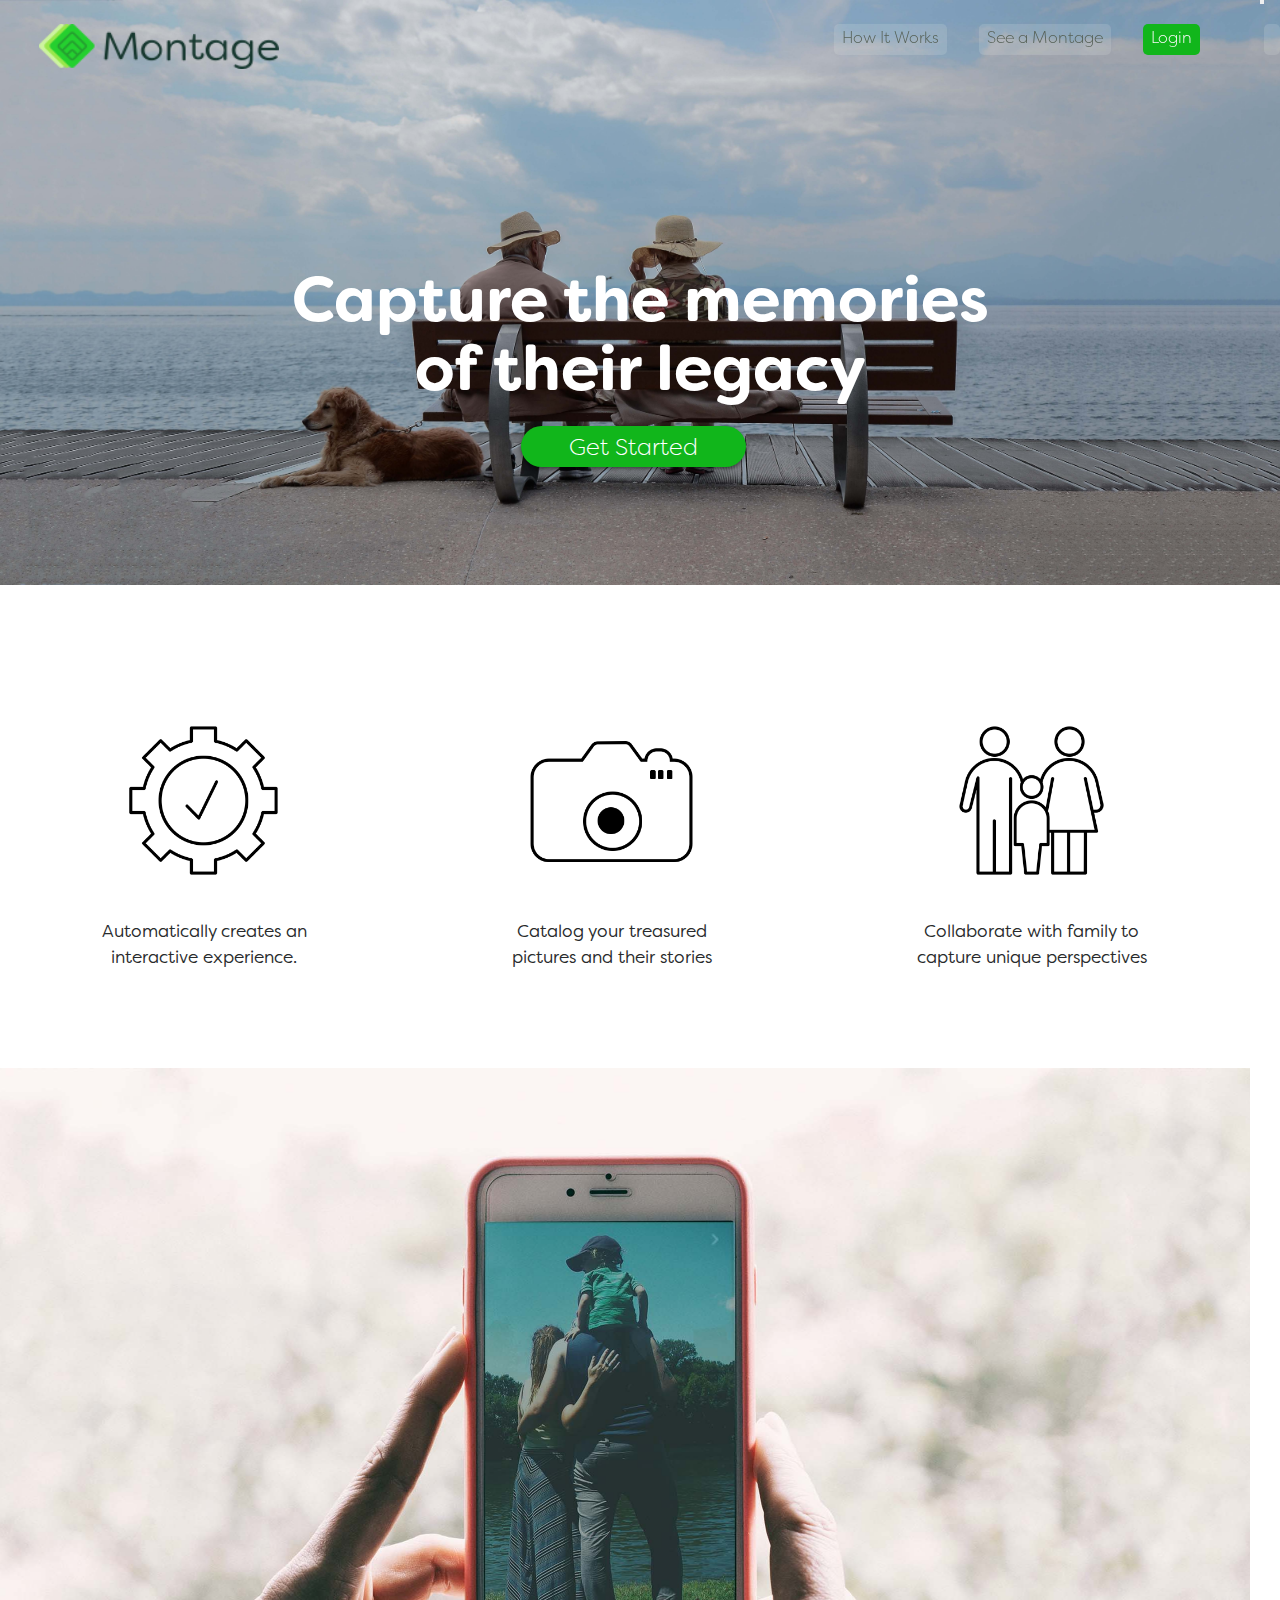
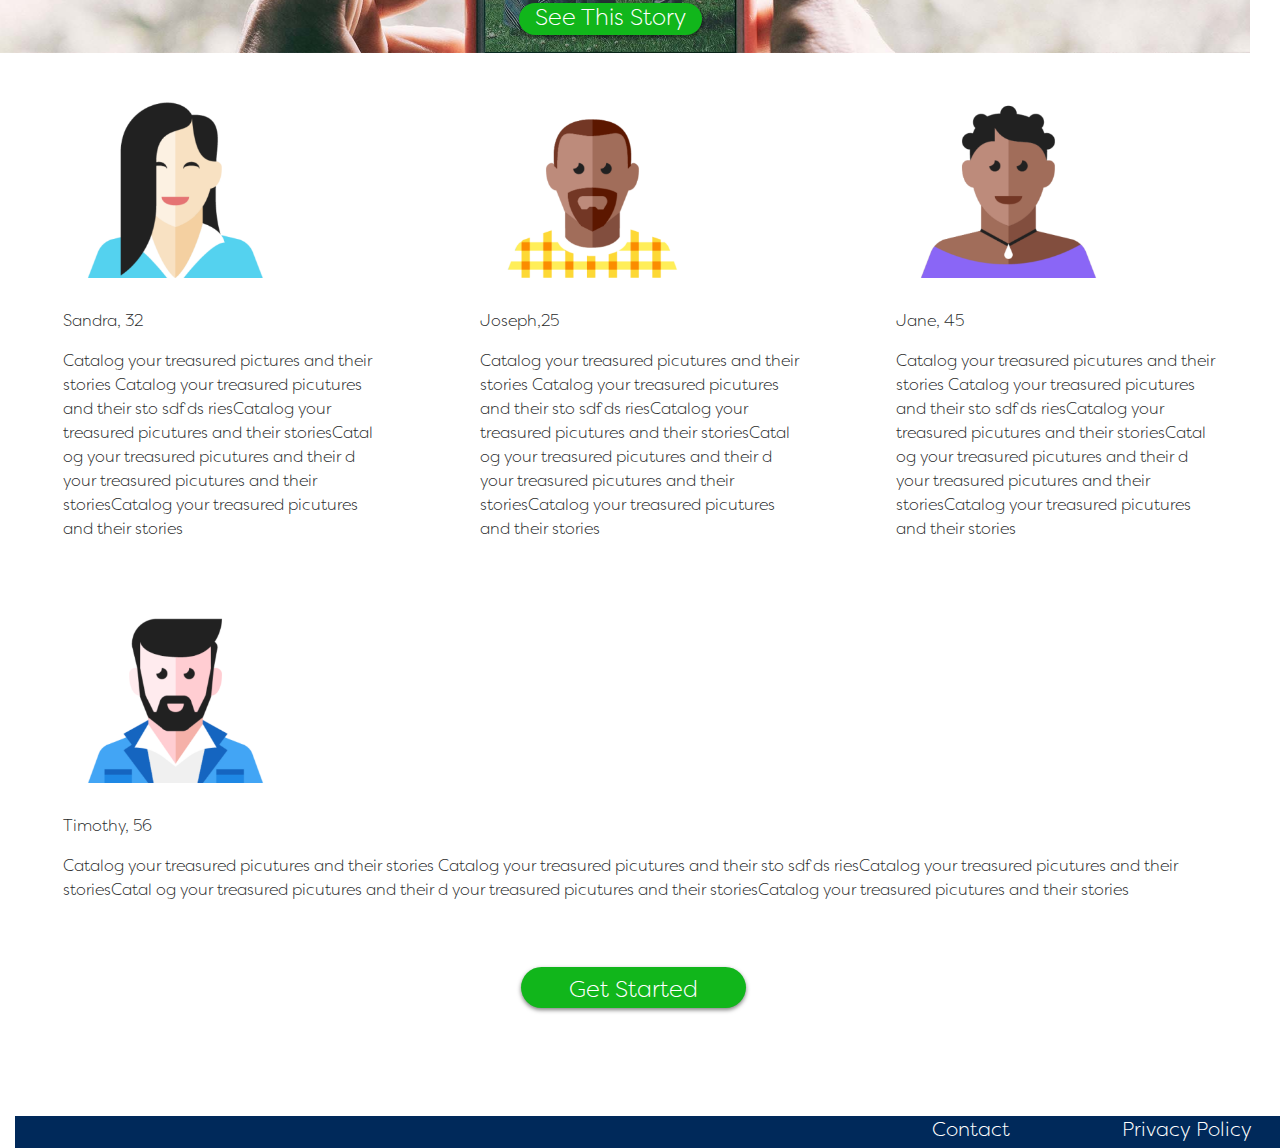
<file: index.html>
<!DOCTYPE html>
<html lang="en">
<head>
    <meta charset="UTF-8">
    <meta http-equiv="X-UA-Compatible" content="IE=edge">
    <meta name="viewport" content="width=device-width, initial-scale=1, shrink-to-fit=no user-scalable=no">

    <meta http-equiv="x-ua-compatible" content="ie=edge">
    <!-- styles -->
    <link rel="stylesheet" type="text/css" href="css/styles.css">
    <link rel="stylesheet" href="css/bootstrap.min.css">
    <link href="https://fonts.googleapis.com/css?family=Ruda" rel="stylesheet">
    <!-- JS -->
    <script src="js/jquery-3.2.1.min.js"></script>
    <script src="js/tether.min.js"></script>
    <script src="js/bootstrap.min.js"></script>
    <script src="js/scripts.js"></script>
    <title>Montage</title>
</head>
<body>
<header class="clearfix" id="hero-image">
    <div class="flex-row">
        <div class = "col-1 justify-content-end">
            <img class="hidden-xs-down" src="images/logo.png" alt="Logo" id="logo">
        </div>
    </div>
    <!--nav bar uses bootstrap to collapse for mobile-->
    <nav class="fixed-top navbar-toggleable menu-style py-0 px-0" >
        <button class="navbar-toggler-sm p-0 navbar-toggler-right" type="button"
                data-toggle="collapse" data-target="#myContent" id="mobile-menu-button" aria-controls="myContent"
                aria-expanded="false" aria-label="Toggle Navigation">
            <div class="d-flex flex-column flex-nowrap">
            <span>
                <img class="col pl-0 pr-0" src="images/fullnav.png" id="nav-span">
            </span>
            </div>
        </button>
        <!--content of collapseable nav-->
        <div class="collapse navbar-collapse justify-content-end" id="myContent">
            <div class="navbar-nav" id="big-items">
                <p></p>
                <p></p>
                <p></p>
                <p></p>
                <p></p>
                <p class="nav-item nav-link nav-text" id="m1" href="#">How It Works</p>
                <p class="nav-item nav-link nav-text" id="m2" href="#">See a Montage</p>
                <p class="nav-item nav-link nav-text nav-text-action" id="m3" href="#">Login</p>
                <p class="nav-item nav-link nav-text" id="m4"></p>
                <!--jquery styles above nav content for mobile to override bootstrap defaults-->
            </div><!-- navbar-nav end -->
        </div><!-- collapseable nav end-->
    </nav><!-- nav end-->
    <!--start hero image in own container with background image-->
    <div class="text-center mx-auto" id="hero-text-box">
        <p class="hero-text text-center align-self-center"> Capture the memories <br> of their legacy</p>
        <a href ="./onboarding.html">  <button class="get-started text-center align-self-end" type="button">Get Started</button></a>
    </div>
</header>
<!--start container for everything below hero image-->
<section class="container-fluid no-gutters align-content-end" id="big"> <!--3 icons for services provided-->
    <div class= "d-flex flex-column flex-sm-row justify-content-center justify-content-md-around" id="service-box">
        <div>
            <img class ="mx-auto service-images"
                 src="images/gear.png">
            <p class="service-text text-center">Automatically creates an <br> interactive experience.</p>
        </div>

        <div>
            <img class ="mx-auto service-images"
                 src="images/camera.png">
            <p class="service-text text-center">Catalog your treasured <br> pictures and their stories</p>
        </div>

        <div>
            <img class ="mx-auto service-images"
                 src="images/family.png">
            <p class="service-text text-center">Collaborate with family to <br> capture unique perspectives</p>

        </div>
    </div>    <!--end of services 3 icons section -->
    <!-- Section 3 with hero image of phone -->
    <section class="clearfix row justify-content-center" id="hero-2">
        <div class="mr-3  align-self-end">
            <button class="action-button text-center px-3 py-3">See This Story</button>
        </div>
    </section> <!--end of section 3 hero image with phone -->

    <!--testimonials section-->
    <div class= "d-flex flex-row flex-wrap justify-content-lg-start justify-content-center text-center text-md-left mb-5">
        <article class="col mx-4 px-4 "> <!--1-->
            <img class ="mx-auto t-image"
                 src="images/1Sandra.png">
            <p>Sandra, 32</p>
            <p class="person"> Catalog your treasured pictures and their stories Catalog your treasured picutures and their sto sdf ds riesCatalog your treasured picutures and their storiesCatal og your treasured picutures and their d your  treasured picutures and their storiesCatalog your treasured   picutures and their stories</p>
        </article>
        <article  class="col mx-4 px-4 "> <!--2-->
            <img class ="mx-auto t-image"
                 src="images/2Joseph.png">
            <p>Joseph,25</p>
            <p class="person"> Catalog your treasured picutures and their stories Catalog your treasured picutures and their sto sdf ds riesCatalog your treasured picutures and their storiesCatal og your treasured picutures and their d your  treasured picutures and their storiesCatalog your treasured   picutures and their stories</p>
        </article>
        <article class="col mx-4 px-4 "> <!--3-->
            <img class ="mx-auto t-image"
                 src="images/3Jane.png">
            <p>Jane, 45</p>
            <p class="person">Catalog your treasured picutures and their stories Catalog your treasured picutures and their sto sdf ds riesCatalog your treasured picutures and their storiesCatal og your treasured picutures and their d your  treasured picutures and their storiesCatalog your treasured   picutures and their stories</p>
        </article>
        <article class="col mx-4 px-4 "> <!--4-->
            <img class ="mx-auto t-image"
                 src="images/4Timothy.png">
            <p>Timothy, 56</p>
            <p class="person">Catalog your treasured picutures and their stories Catalog your treasured picutures and their sto sdf ds riesCatalog your treasured picutures and their storiesCatal og your treasured picutures and their d your  treasured picutures and their storiesCatalog your treasured   picutures and their stories</p>
        </article>
    </div>
    <div class="row justify-content-center">
        <a href ="./onboarding.html"><button class="get-started text-center align-self-end" id="get-started">Get Started</button></a>
    </div>
    <!--footer with privacy policy and terms of service-->
    <footer>
        <div class="container-fluid footer no-gutters">
            <div class="row justify-content-center justify-content-lg-end offset-lg-8 align-content-center mt-1">
                <h5 class="col">Contact</h5>
                <h5 class="col">Privacy Policy</h5>
                <h5 class="col mr-3">Terms of Service</h5></div>
        </div>
    </footer>
</section>

</body>
</html>
</file>
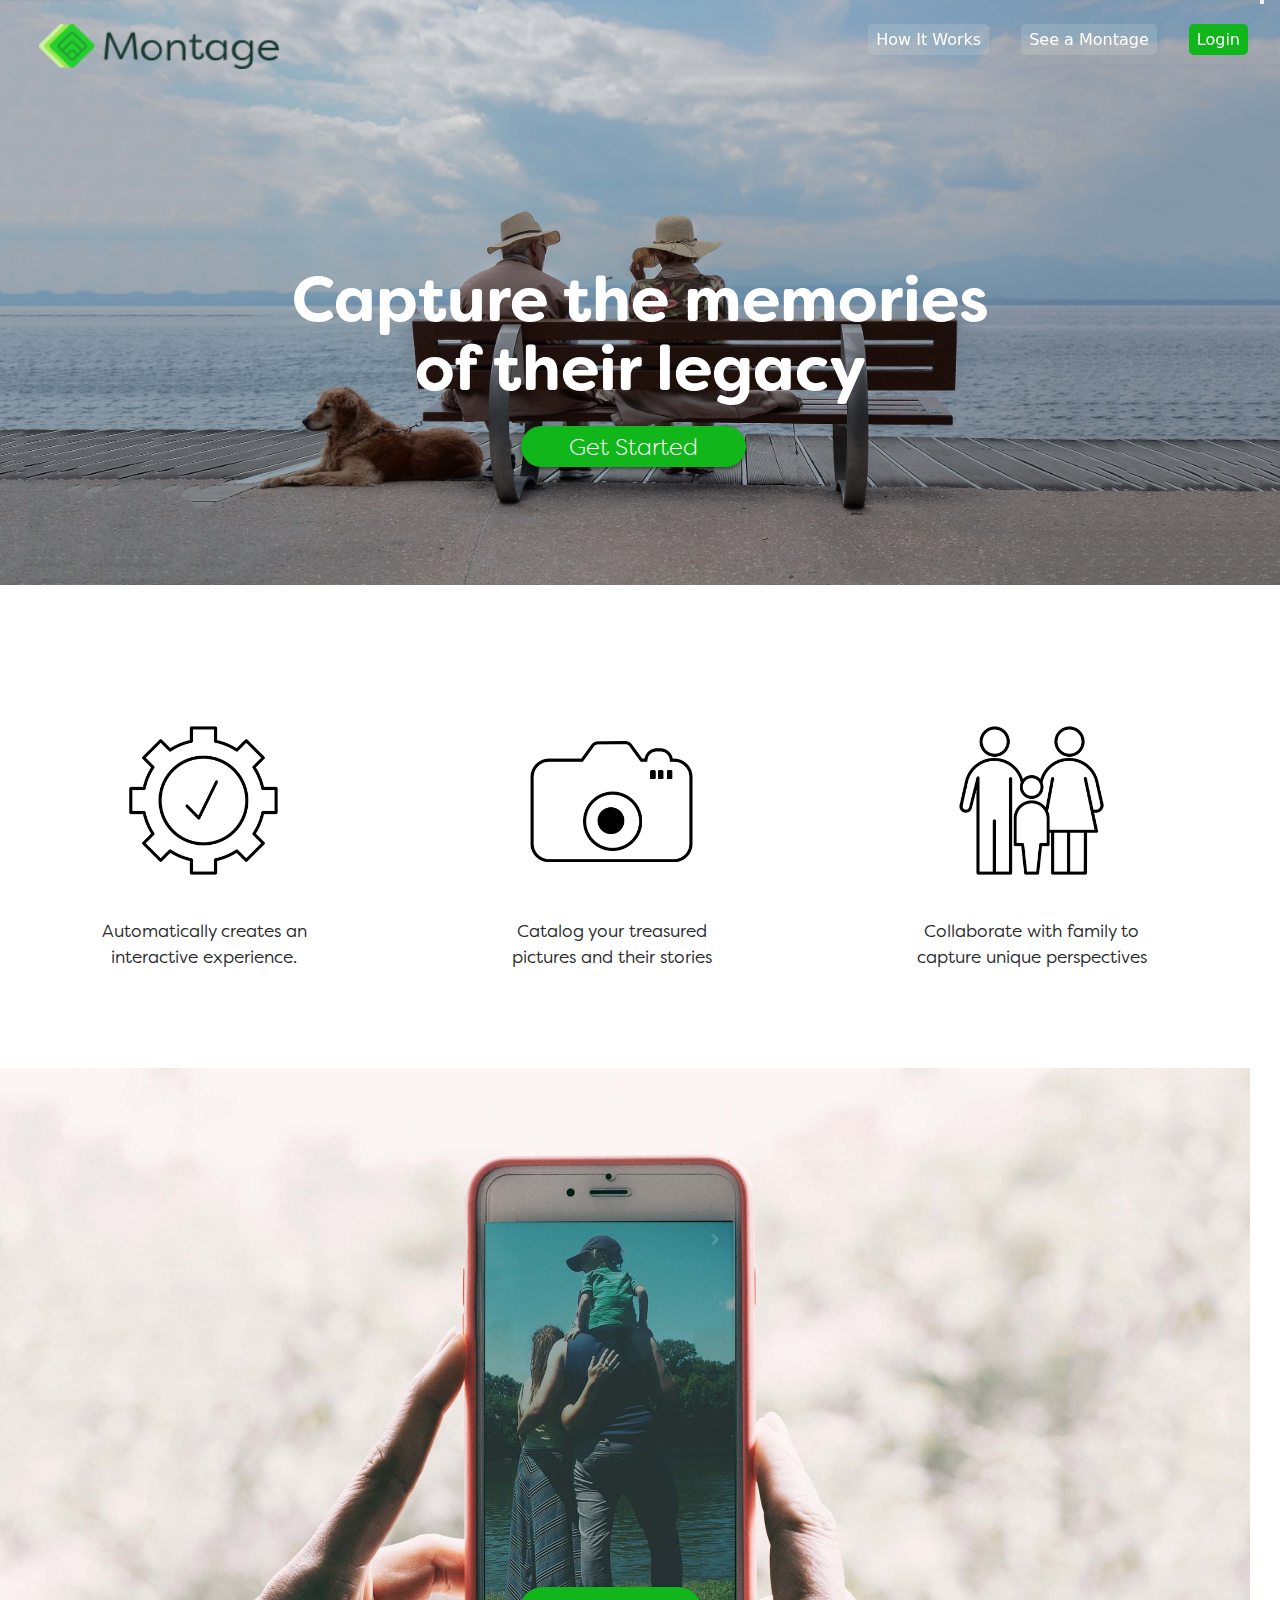
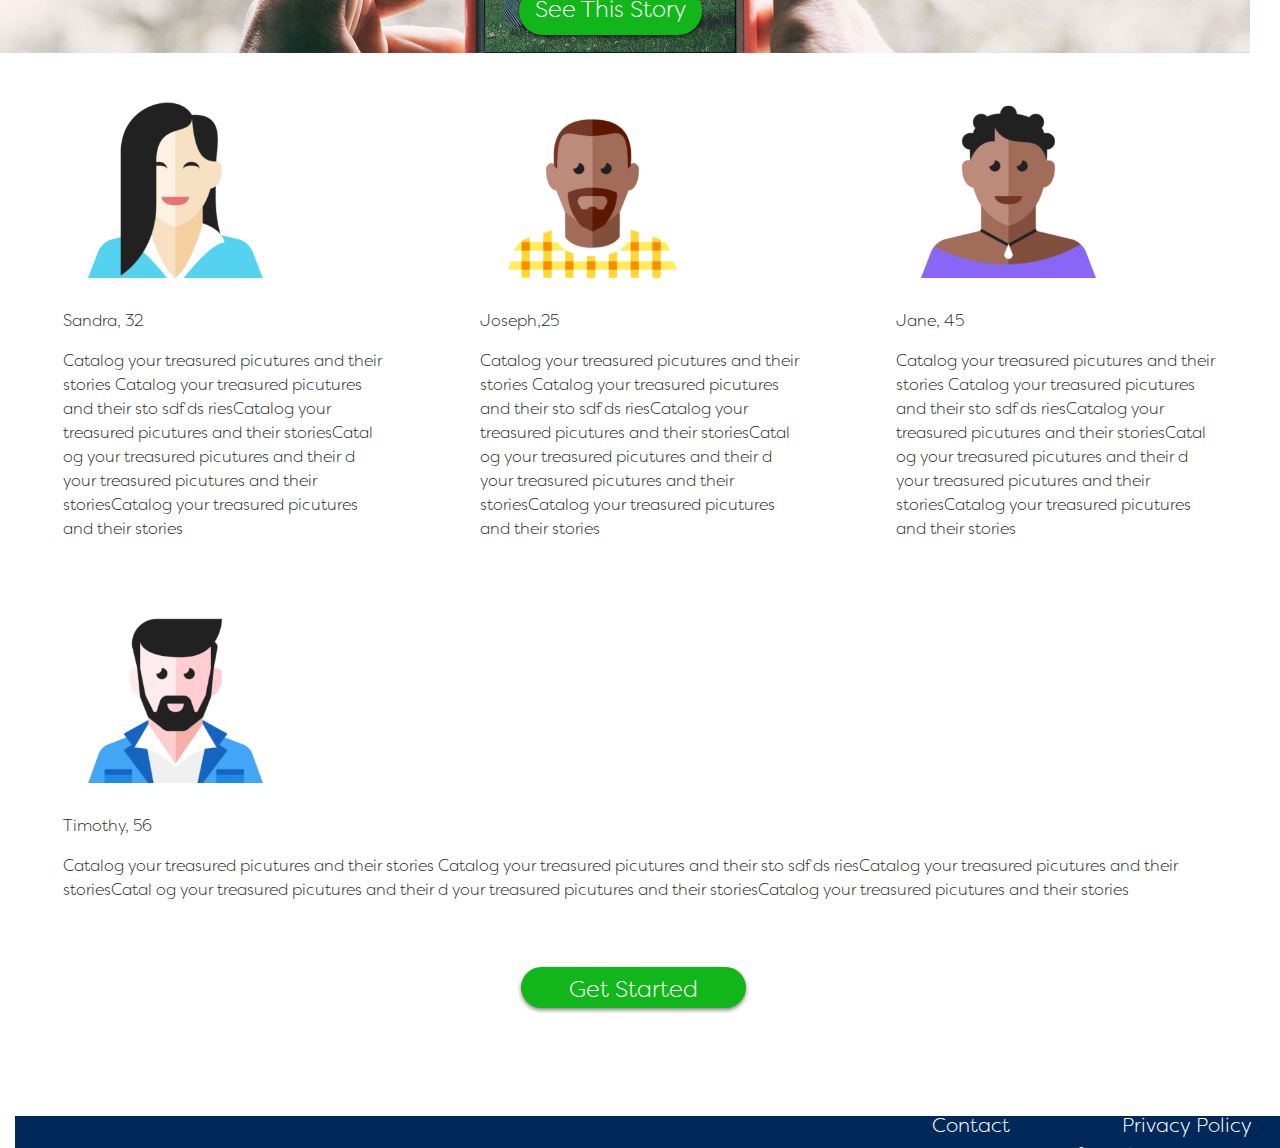
<file: index copy.html>
<!DOCTYPE html>
<html lang="en">
<head>
    <meta charset="UTF-8">
    <meta http-equiv="X-UA-Compatible" content="IE=edge">
    <meta name="viewport" content="width=device-width, initial-scale=1, shrink-to-fit=no">
    <meta http-equiv="x-ua-compatible" content="ie=edge">
    <!-- styles -->
    <link rel="stylesheet" type="text/css" href="css/styles.css">
    <link rel="stylesheet" href="css/bootstrap.min.css">
    <link href="https://fonts.googleapis.com/css?family=Ruda" rel="stylesheet">
    <!-- JS -->
    <script src="js/jquery-3.2.1.min.js"></script>
    <script src="js/tether.min.js"></script>
    <script src="js/bootstrap.min.js"></script>
    <script src="js/scripts.js"></script>
    <title>Montage</title>




</head>
<body>

<header class="clearfix" id="hero-image">
    <div class="flex-row">
        <div class = "col-1 justify-content-end">
            <img class="hidden-xs-down" src="images/logo.png" alt="Logo" id="logo">
        </div>
    </div>

    <nav class="fixed-top navbar-toggleable menu-style py-0 px-0" >

        <button class="navbar-toggler-sm p-0 navbar-toggler-right" type="button"
                data-toggle="collapse" data-target="#myContent" id="mobile-menu-button" aria-controls="myContent"
                aria-expanded="false" aria-label="Toggle Navigation">

            <div class="d-flex flex-column flex-nowrap">

            <span >
                <img class="col pl-0 pr-0" src="images/fullnav.png" id="nav-span">
            </span>
            </div>

        </button>

        <div class="collapse navbar-collapse justify-content-end" id="myContent">

            <div class="navbar-nav" id="big-items">
                <a class="nav-item nav-link nav-text" href="#">How It Works</a>
                <a class="nav-item nav-link nav-text" href="#">See a Montage</a>
                <a class="nav-item nav-link nav-text-action" href="#">Login</a>

            </div><!-- navbar-nav -->
        </div><!-- collapse -->


    </nav><!-- nav -->

    <div class="text-center mx-auto" id="hero-text-box">
        <p class="hero-text text-center align-self-center"> Capture the memories <br> of their legacy</p>
        <a href ="./onboarding.html">  <button class="get-started text-center align-self-end" type="button">Get Started</button></a>

    </div>

</header>



</header>

<section class="container-fluid no-gutters align-content-end" id="big">
    <div class= "d-flex flex-column flex-sm-row justify-content-center justify-content-md-around" id="service-box">
        <div>
            <img class ="mx-auto service-images"
                 src="images/gear.png">
            <p class="service-text text-center">Automatically creates an <br> interactive experience.</p>
        </div>

        <div>
            <img class ="mx-auto service-images"
                 src="images/camera.png">
            <p class="service-text text-center">Catalog your treasured <br> pictures and their stories</p>
        </div>

        <div>
            <img class ="mx-auto service-images"
                 src="images/family.png">
            <p class="service-text text-center">Collaborate with family to <br> capture unique perspectives</p>

        </div>
    </div>      <!-- close with </row> ? -->
    <!-- close with </row> ? -->



    <!-- Section 3> ? -->
    <section class="clearfix row justify-content-center" id="hero-2">
        <div class="mr-3  align-self-end">
            <button class="action-button text-center px-3 py-4">See This Story</button>
        </div>
    </section>


    <div class= "d-flex flex-row flex-wrap justify-content-lg-start justify-content-center text-center text-md-left mb-5">
        <article class="col mx-4 px-4 ">
            <img class ="mx-auto t-image"
                 src="images/1Sandra.png">
            <p>Sandra, 32</p>
            <p class="person"> Catalog your treasured picutures and their stories Catalog your treasured picutures and their sto sdf ds riesCatalog your treasured picutures and their storiesCatal og your treasured picutures and their d your  treasured picutures and their storiesCatalog your treasured   picutures and their stories</p>
        </article>


        <article  class="col mx-4 px-4 ">
            <img class ="mx-auto t-image"
                 src="images/2Joseph.png">
            <p>Joseph,25</p>
            <p class="person"> Catalog your treasured picutures and their stories Catalog your treasured picutures and their sto sdf ds riesCatalog your treasured picutures and their storiesCatal og your treasured picutures and their d your  treasured picutures and their storiesCatalog your treasured   picutures and their stories</p>
        </article>


        <article class="col mx-4 px-4 ">
            <img class ="mx-auto t-image"
                 src="images/3Jane.png">
            <p>Jane, 45</p>
            <p class="person">Catalog your treasured picutures and their stories Catalog your treasured picutures and their sto sdf ds riesCatalog your treasured picutures and their storiesCatal og your treasured picutures and their d your  treasured picutures and their storiesCatalog your treasured   picutures and their stories</p>
        </article>


        <article class="col mx-4 px-4 ">
            <img class ="mx-auto t-image"
                 src="images/4Timothy.png">
            <p>Timothy, 56</p>
            <p class="person">Catalog your treasured picutures and their stories Catalog your treasured picutures and their sto sdf ds riesCatalog your treasured picutures and their storiesCatal og your treasured picutures and their d your  treasured picutures and their storiesCatalog your treasured   picutures and their stories</p>
        </article>


    </div>

    <div class="row justify-content-center">
        <a href ="./onboarding.html"><button class="get-started text-center align-self-end" id="get-started">Get Started</button></a>
    </div>

    </div>      <!-- close with </row> ? -->
    <!-- close with </row> ? -->

    <footer>
        <div class="container-fluid footer no-gutters">
                <div class="row justify-content-center justify-content-lg-end offset-lg-8 align-content-center">
                    <h5 class="col">Contact</h5>
                    <h5 class="col">Privacy Policy</h5>
                    <h5 class="col">Terms of Service</h5>
                </div>
    </footer>
</section>

</body>
</html>
</file>
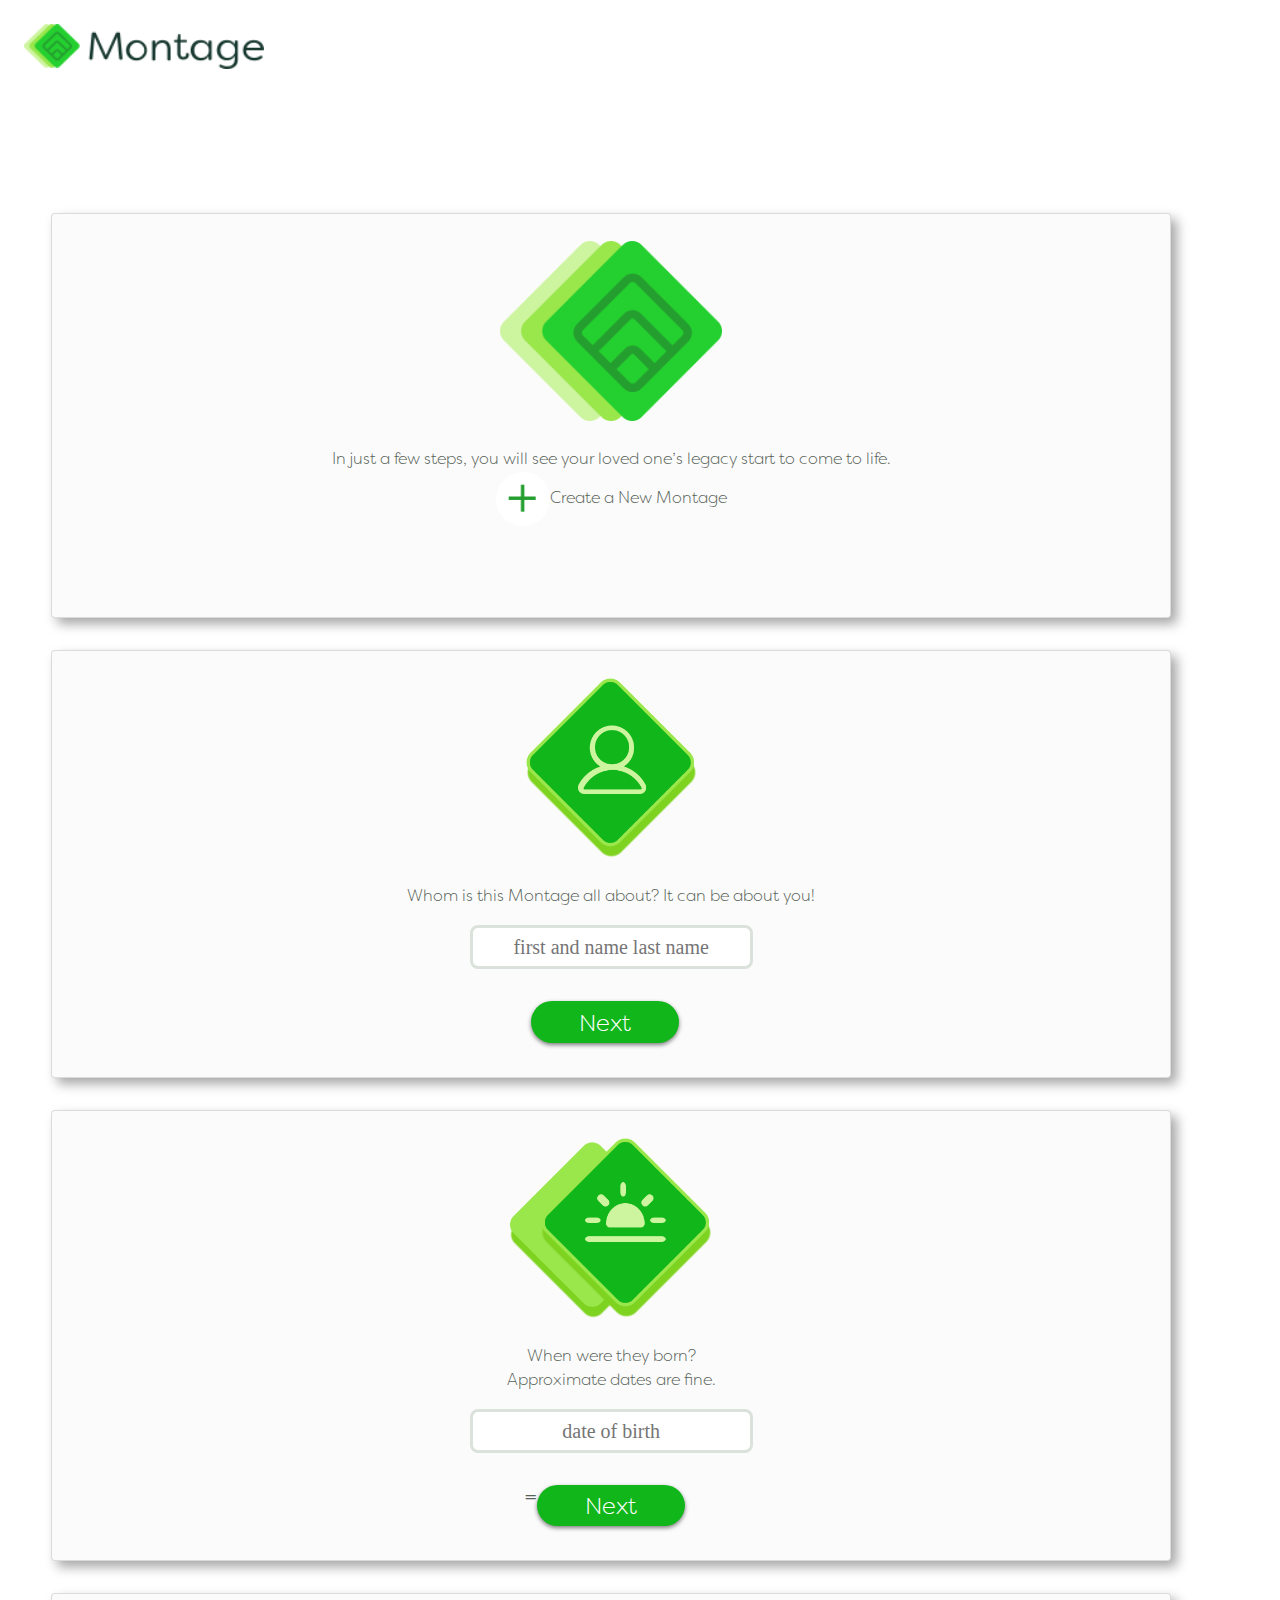
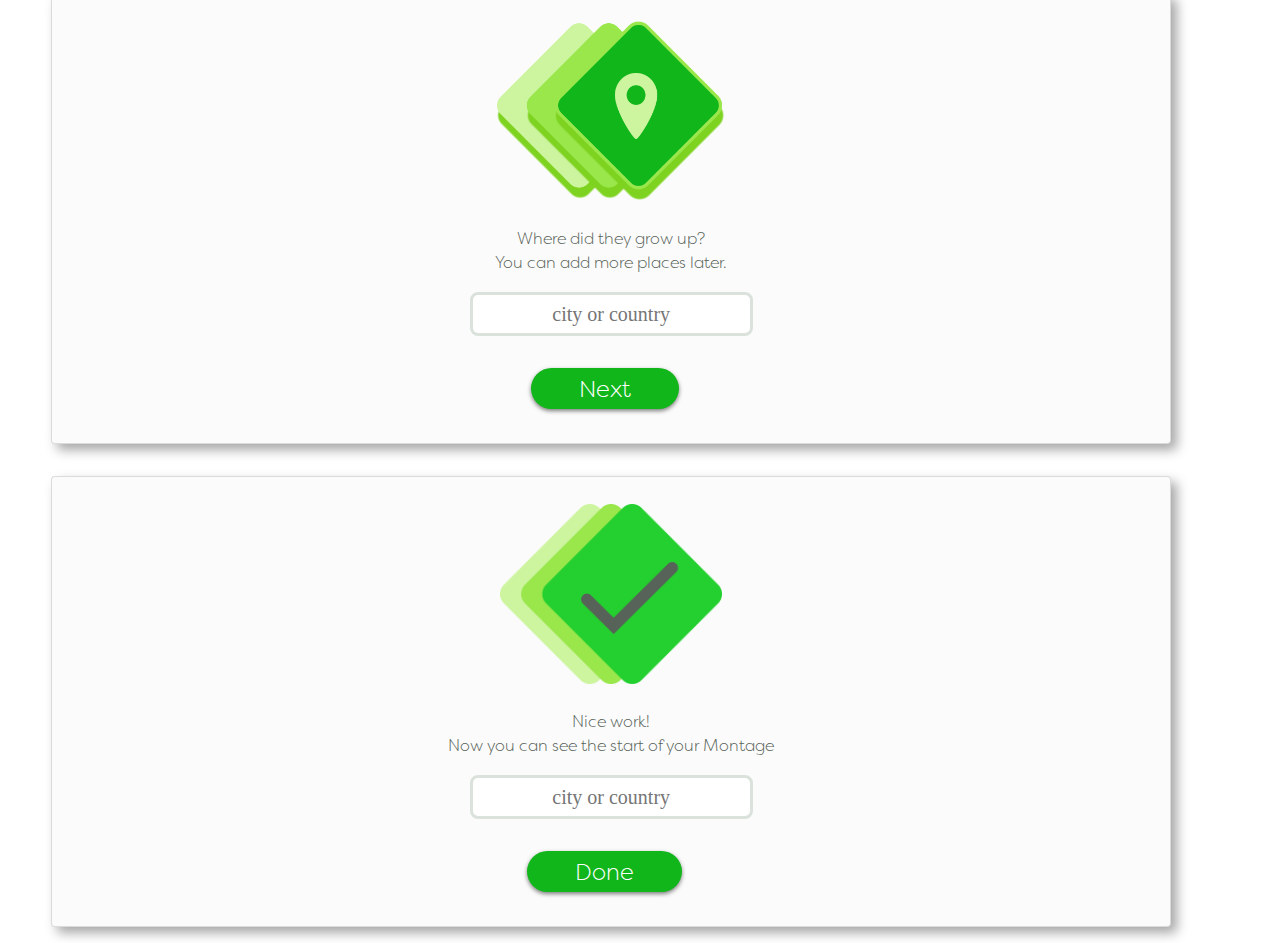
<file: REF.html>
<!DOCTYPE html>
<html lang="en">
<head>
    <meta charset="UTF-8">
    <meta http-equiv="X-UA-Compatible" content="IE=edge">
    <meta name="viewport" content="width=device-width, initial-scale=1, shrink-to-fit=no">
    <meta http-equiv="x-ua-compatible" content="ie=edge">
    <!-- styles -->
    <link rel="stylesheet" type="text/css" href="css/styles.css">
    <link rel="stylesheet" href="css/bootstrap.min.css">
    <!-- JS -->
    <script src="js/jquery-3.2.1.min.js"></script>
    <script src="js/tether.min.js"></script>
    <script src="js/bootstrap.min.js"></script>
    <script src="js/scripts.js"></script>
    <title>Montage</title>




</head>
<body>

<div class="row">
    <div class="col-2">
        <img src="images/logo.png" id="logo">
    </div>
</div>
<!--end logo row-->


<article class="item card styled-card card-placement" id="c1">
    <div class="row justify-content-center"> <!--row image-->
        <img class="card-img" src="images/1card-logo.png">
    </div > <!--row image-->
    <div class="row text-center justify-content-center">  <!--row text-->
        <p class="card-text text-center  px-5">In just a few steps, you will see your loved one’s legacy start to come to life.</p>
    </div>
    <div class="row justify-content-center"> <!--start action-->
        <img class="align-self-center" src= "images/plus.png" id="plus">
        <p class="my-auto action-text">Create a New Montage</p>
    </div > <!-- start action image-->
</article>



<article class="item card styled-card card-placement" id="c2">
    <div class="row justify-content-center"> <!--row image-->
        <img class="card-img" src="images/2person.png">
    </div > <!--row image-->
    <div class="row text-center justify-content-center">  <!--row text-->
        <p class="card-text text-center  px-5">Whom is this Montage all about?
            It can be about you!</p>
    </div>
    <div class="row my-3 justify-content-center"> <!--start action-->
        <form class="form-inline">
            <input class="input-user-info text-center px-3 py-1" type="text" id="fname" name="firstname" placeholder="first and name last name">
    </div >
    <div class="row my-3 justify-content-center"> <!--start action-->
        <form class="form-inline">
            <button class="get-started text-center align-self-end" id="get-started">Next</button>
    </div>
</article>

<article class="item card styled-card card-placement" id="c3">
    <div class="row justify-content-center"> <!--row image-->
        <img class="card-img" src="images/3birth.png">
    </div > <!--row image-->
    <div class="row text-center justify-content-center">  <!--row text-->
        <p class="card-text text-center  px-5">When were they born?<br>Approximate dates are fine.</p>
    </div>
    <div class="row my-3 justify-content-center"> <!--start action-->
        <form class="form-inline">
            <input class="input-user-info text-center px-3 py-1" type="text" id="fname" name="firstname" placeholder="date of birth">
    </div >
    <div class="row my-3 justify-content-center"> <!--start action-->
=            <button class="get-started text-center align-self-end" id="get-started">Next</button>
    </div>
</article>

<article class="item card styled-card card-placement" id="c4">
    <div class="row justify-content-center"> <!--row image-->
        <img class="card-img" src="images/4location.png">
    </div > <!--row image-->
    <div class="row text-center justify-content-center">  <!--row text-->
        <p class="card-text text-center  px-5">Where did they grow up?<br>You can add more places later.</p>
    </div>
    <div class="row my-3 justify-content-center"> <!--start action-->
        <form class="form-inline">
            <input class="input-user-info text-center px-3 py-1" type="text" id="fname" name="firstname" placeholder="city or country">
    </div >
    <div class="row my-3 justify-content-center"> <!--start action-->
            <button class="get-started text-center align-self-end" id="get-started">Next</button>
    </div>
</article>



<article class="item card styled-card card-placement" id="c5">
    <div class="row justify-content-center"> <!--row image-->
        <img class="card-img" src="images/5done.png">
    </div > <!--row image-->
    <div class="row text-center justify-content-center">  <!--row text-->
        <p class="card-text text-center  px-5">Nice work! <br> Now you can see the start of your Montage</p>
    </div>
    <div class="row my-3 justify-content-center"> <!--start action-->
        <form class="form-inline">
            <input class="input-user-info text-center px-3 py-1" type="text" id="fname" name="firstname" placeholder="city or country">
    </div >
    <div class="row my-3 justify-content-center"> <!--start action-->
            <button class="get-started text-center align-self-end" id="get-started">Done</button>
    </div>
</article>


</div> <!--top level container-->
</body>
</html>
</file>
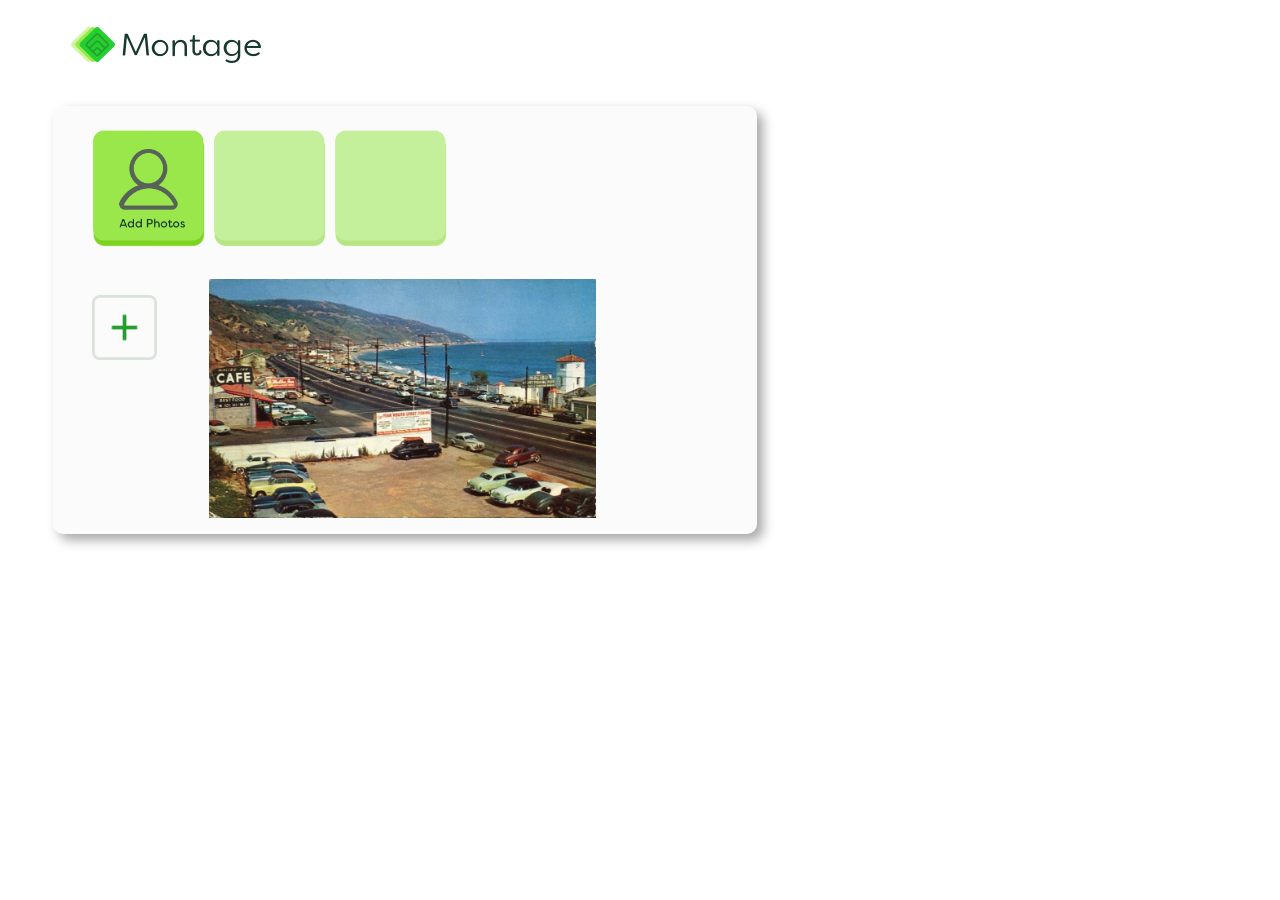
<file: story.html>
<!DOCTYPE html>
<html lang="en">
<head>
    <meta charset="UTF-8">
    <meta http-equiv="X-UA-Compatible" content="IE=edge">
    <meta name="viewport" content="width=device-width, initial-scale=1, shrink-to-fit=no">
    <meta http-equiv="x-ua-compatible" content="ie=edge">
    <!-- styles -->
    <link rel="stylesheet" type="text/css" href="css/styles.css">
    <link rel="stylesheet" href="css/bootstrap.min.css">
    <link href="https://fonts.googleapis.com/css?family=Ruda" rel="stylesheet">
    <!-- JS -->
    <script src="js/jquery-3.2.1.min.js"></script>
    <script src="js/tether.min.js"></script>
    <script src="js/bootstrap.min.js"></script>
    <script src="js/scripts.js"></script>
    <title>Montage</title>
</head>
<body onload = "createResult()">

<div class="container-fluid" id="result-contain">

    <!--desktop header-->
    <div class="row hidden-sm-down" id="logo-2-box">
        <a href ="./index.html">
            <img class="pl-0" src= "images/logo.png" id="logo-2">
        </a>
    </div>

    <!--mobile header-->
    <div>
        <div class="row mt-0 pt-0 hidden-md-up justify-content-center">
            <img class="top-stripe" src="images/stripe-dark.png">
        </div>

        <div class="row mt-3 hidden-md-up justify-content-center">
            <a href ="./index.html">
                <img src="images/logo.png">
            </a>
        </div>

        <div class= "col styled-card-1 justify-content-start mt-3 pt-4" id="result-card">

            <div id="inner-card">
                <!--green images desktop-->
                <div class= "hidden-sm-down row justify-content-start" id=""> <!--DESKTOP start green sqrs section-->
                    <div>
                        <img class ="mr-4 ml-3 empty-images"
                             src="images/profile.png" id="profile-small">
                    </div>
                    <div>
                        <img class ="mr-4 empty-images row"
                             src="images/blank-image.png">
                    </div>
                    <div>
                        <img class ="mr empty-images mr-5 row h"
                             src="images/blank-image.png">
                    </div>
                </div>
                <!--mobile green square name and date content here -->
                <div class= " hidden-md-up d-flex flex-row justify-content-start" id=""> <!--MOBILE start green sqrs section-->
                    <div class="d-flex flex-column">
                        <img class ="empty-images profile-small"
                             src="images/profile.png">
                    </div>

                    <div class="d-flex flex-column text-left">
                        <p class="result-name mb-0"></p>
                        <p class="result-date"></p>
                        <img id ="small-plus"
                             src="images/add-photo.png">
                    </div>
                </div>
            </div>
            <!--PCH IMAGE for MOBILE-->
            <div class="hidden-md-up mt-4">
                <p class ="result-place"></p>
                <img class ="result-images align-self-end"
                     src="images/pch-2.jpg">

            </div>
            <!--desktop info and place image-->
            <div class= "hidden-sm-down row justify-content-between results-row-">

                <div class= "d-flex flex-row justify-content-start result-box" id="">
                    <div class="col result-images">
                        <p class="mx-auto result-name"></p>
                        <p class="mx-auto result-date"></p>
                        <img class ="result-images align-self-end"
                             src="images/add-photo.png">
                    </div>

                    <!--PCH IMAGE for DESKTOP-->
                    <div class="hidden-sm-down">
                        <img class ="result-images align-self-end "
                             src="images/pch-2.jpg">
                        <p class ="result-place"></p>
                    </div>

                </div>
            </div>


        </div>
    </div>    <!--END OF CARD-->





</div>
</div>








<!--<div class="d-flex flex-row" id="add-image-container">-->
<!--<article>-->
<!--<img class ="col r-image"-->
<!--src="images/profile.png">-->
<!--</article>-->


<!--<article>-->
<!--<img class ="col r-image"-->
<!--src="images/blank-image.png">-->
<!--</article>-->


<!--<article >-->
<!--<img class ="col r-image"-->
<!--src="images/blank-image.png">-->
<!--</article>-->

<!--</div>&lt;!&ndash;row with images&ndash;&gt;-->



</div> <!--flex row of the card-->






</div>
</body>
</html>
</file>
<file: css/styles.css>
/*Fonts*/
@font-face {
    font-family: "Filson Soft";
    src: url("../fonts/FilsonSoft-Regular.otf");
}
@font-face {
    font-family: "Filson Soft";
    src: url("../fonts/FilsonSoft-Bold.otf");
    font-weight: bold;
}
@font-face {
    font-family: "Filson Soft Book";
    src: url("../fonts/FilsonSoft-Book.otf");
}
@font-face {
    font-family: "Filson Soft";
    src: url("../fonts/FilsonSoft-Light.otf");
    font-weight: lighter;
}
body {
    overflow-x: hidden !important;
}


/*STORY/RESULTS PAGE STYLES*/
.result-square {
    max-height: 10vh;
}

#small-plus {
    width:12vw;
}


#main-contain{
    background-size: cover;
width:  100%!important;
}


/*ONBOARDING STYLES*/

#list-container {
    /*main container below hero image in index.html*/

    overflow-x: scroll;
    overflow-y:hidden;
    width:100vw;
    height: 60vh
    white-space: nowrap;
    max-width: 100% !important;
    overflow-x: hidden !important;
}

.status-bar {
    height: 3vw;
    height:width;
    max-height:10vh;
}

.item{
    width: 50vw;
    height: auto;
    margin-right:100vw;
    position:relative;
    background-color: aqua;
    display:inline-block;
}

.styled-card {
    box-shadow: 6px 6px 12px 0 rgba(0,0,0,0.35);
    background: #FBFBFB !important;
    border-radius: 10px;
    margin: 1rem;
    position: relative;
    width: 300px;
    color: #576258;
}

.card-placement {
    min-width: 87.5vw;
    max-width: 87.5vw;
    height:auto;
    min-height: 45vh;
    margin-left:9.5vw;
    margin-top: 2rem;
}

/**/
@media (min-width: 575px) {
    .card-placement {
        margin-left: 4vw;
    }

}

.styled-card-1 {
    box-shadow: 6px 6px 12px 0 rgba(0, 0, 0, 0.35);
    background: #FBFBFB !important;
    border-radius: 10px;
    margin: 1rem;
    color: #576258;

}

.card-placement-1 {
    max-height: 80vh;
    max-width: 60vw;
    min-height: 60vh;
    min-width: 85vw
    margin-top: 2rem;
}

.div-link {
    display:block;
}

#result-contain {
    width:100%;
}

@media (min-width: 576px) {

    #result-card {
        width: 55vw;
        margin-left: 3vw;
        padding-left: 3vw;
    }
}

@media (max-width: 575px){

    #result-card {
        width: 86vw;
        margin-left: 3vw;
        min-height: 70vh;
    }
}

.result-box {
    max-width: 85%;
}

.results-row-2 {
    width: 100%;
}

#add-image-container {
    width:100%
}

#card-logo{
    max-width:17%;
    max-height: auto;

    /*max width does not work in chrome*/
}


.card-img {
    max-height: 20vh;
    margin-top: 3vh;
    margin-bottom: 3vh;
}

.card-text {
    max-width: 60%;

}


@media (max-width: 575px) {

    .profile-small {
        width: 100%;
        position: relative;
        align-self: flex-start !important;
        margin-right: 5vw;
    }

}




@media (min-width: 576px) {

    .mobile-footer{
        display: none;
    }

}




@media (max-width: 575px) {
.intro-btn {
    display: none;
}
    .mobile-footer{

        /* Rectangle 8: */
        background: #11B61B !important;
        font-family: "Filson Soft" !important;
        font-size: 28px;
        color: #FFFFFF !important;
        letter-spacing: 0;
        text-align: center;
    }


}





#plus {
    height: 6vh;
    width:auto;  }
/* Rectangle 11: */
/* Whom is this Montage: */


.action-text {
}

.input-user-info {

    /* Rectangle 6 Copy: */
    background: #FFFFFF;
    border: 3px solid #DBE2DB;
    border-radius: 8px;
    /* type first & last na: */
    font-family: FilsonSoftRegular;
    font-size: 20px;
    color: #D9D9D9;
    letter-spacing: 0;

}


/*ONBOARDING + SLIDER*/

#main-row {

    margin-top: 30rem;
    width:80vw;
    height:75vh;
}

#my-container{
    width:340px;
    height:50px;
}



.list{
    background:grey;
    min-width:1400px;
}


#arrowR{
    background:black;
    width:7rem;
    height:auto;
    cursor:pointer;
    color: white;
}


#arrowL{
    background:black;
    width:7rem;
    height:auto;
    cursor:pointer;
    color: white;
}





/*shared styles*/
img {
    /*width: 100px;*/
}

p{
    font-family: "Filson Soft";
    text-left;
}



/*index.html styles*/
.big-contain {
    width: 100vw;
    background-size: cover;


}

#menu-data{
    display: hide;
}

#top-nav {
    margin-top: 1.6rem;
}

#hero-image {
    height: 65vh;
    width: 100vw;
    max-width: 100% !important;
    background: url("../images/hero_wide.jpg") no-repeat center center;
    background-size: cover;
    margin-bottom: 8rem;
}

#hero-2 {
    height: 65vh;
    width: 100vw;
    max-width: 100%;
    background: url("../images/phone_wide.jpg") no-repeat center center;
    background-size: cover;
}

#logo {
    float: left;
    text-align: left;
    margin-top: 1.5rem;
    margin-left: 1.5rem;
    width: 15rem;
    margin-bottom: 7rem ;
}


#logo-1 {

    margin-top: 1rem;
max-width: 20vw;
}

#logo-2 {

    max-width: 20vw;
    margin-top: 3vh;
    margin-left: 5vh;
    margin-bottom: 3vh;
    padding-left: 3vw;
}

#logo-2-box {
    padding-left: 2vw

;
}

@media (min-width: 576px) {
    .hero-text {
        font-size: 7vh;
        color: white;
        font-weight: bold;
        margin-left: 10vw;
        margin-right: 10vw;
        line-height: 110%;
        margin-top: 30vh;

    }
}

@media (max-width: 575px) {
    .hero-text{
        color: white;
        font-weight: bold;
        margin-left: 10vw;
        margin-right: 10vw;
        margin-top: 30vh;
        line-height: 110%;
        font-size: 40px;
        margin-bottom: 1rem;

    }
}

@media (min-width: 576px) {
    #hero-text-box {
        max-width: 100%;
        height: 65vh;
        width: 100vw;



    }
}
    @media (max-width: 575px) {
        #hero-text-box {
            height: 65vh;
            width: 100vw;
            max-width: 100%;

        }

}

#services {
    text-align: center;
    margin-left: 4rem;
    margin-right: 4rem;
    margin-bottom: 8rem;

}

.service-images {
    margin-bottom: 2rem;
    /*padding-right:2rem;*/
    max-width: 14rem;
    display: block;
}


.top-stripe {
    width:100%;
}

.service-images {
    margin-bottom: 2rem;
    padding-right:2rem;
    max-width: 14rem;
    display: block;
}

.empty-images {
    margin-bottom: 2rem;
    max-width: 7rem;
    display: block;
}

#inner-card {
    width:110%;
}


.result-images {
    margin-bottom: 1rem;
    padding-right:2rem;
    max-height: 28vh;
    max-width:95%;
    display: block;
    /*margin-left: 1vw;*/
}


@media (min-width: 576px) {


.result-name {
    font-size:3vw;
    line-height: 1;

}
.result-date {
    font-size:2vw;

}

.result-place {
    font-size: 1.5vw;
}

}

@media (max-width: 575px) {


    .result-name {
        font-size:6vw;

    }
    .result-date {
        font-size:4.5vw;

    }

    .result-place {
        font-size: 6vw;
        margin-top: 8vh;
    }

}




.service-text {
    margin-top: 2rem;
    margin-bottom: 6rem;
    font-size: 13pt;
    padding-right:2rem;
    font-family: "Filson Soft Book";

}

#testi-box {
    margin-bottom: 40vh;
}


#hide-status {
    display:none;
}

#status-bar-img-2{
    width: auto;
    height: 6.5vh;
    margin-bottom: 2.3rem;
    margin-top: 0rem;}



.action-button {
    background: #11B61B;
    box-shadow: 0 2px 4px 0 rgba(0,0,0,0.50);
    border-radius: 100px;
    font-family: "Filson Soft";
    font-weight: lighter;
    font-size: 23px;
    color: #FFFFFF;
    letter-spacing: 0;
    max-width: 85vw;
    max-height: 2rem   ;
    height: auto;
    margin-right: 1vw;
    margin-bottom: 2vh;
    vertical-align: middle;
    border-width: 0rem;
    line-height:0;
    padding: 20rem;

}

@media (max-width: 575px) {
    .get-started {
        background: #11B61B;
        box-shadow: 0 2px 4px 0 rgba(0, 0, 0, 0.50);
        border-radius: 100px;
        font-family: "Filson Soft";
        font-weight: lighter;
        font-size: 10px;
        color: #FFFFFF;
        letter-spacing: 0;
        /* max-width: 85vw; */
        /* max-height: 2rem; */
        height: auto;
        margin-right: 1vw;
        margin-bottom: 2vh;
        vertical-align: middle;
        border-width: 0rem;
        /* line-height: 0; */
        padding-right: 1rem;
        padding-left: 1rem;
        padding-bottom: 3px;
        padding-top: 4px;
        font-weight: 100;

    }

    .action-button {
        background: #11B61B;
        box-shadow: 0 2px 4px 0 rgba(0, 0, 0, 0.50);
        border-radius: 100px;
        font-family: "Filson Soft";
        font-weight: lighter;
        font-size: 10px;
        color: #FFFFFF;
        letter-spacing: 0;
        /* max-width: 85vw; */
        /* max-height: 2rem; */
        height: auto;
        margin-right: 1vw;
        margin-bottom: 2vh;
        vertical-align: middle;
        border-width: 0rem;
        /* line-height: 0; */
        padding-right: 1rem;
        padding-left: 1rem;
        padding-bottom: 3px;
        padding-top: 4px;
    }
}



.get-started {
    background: #11B61B;
    box-shadow: 0 2px 4px 0 rgba(0,0,0,0.50);
    border-radius: 100px;
    font-family: "Filson Soft";
    font-weight: lighter;
    font-size: 23px;
    color: #FFFFFF;
    letter-spacing: 0;
    /* max-width: 85vw; */
    /* max-height: 2rem; */
    height: auto;
    margin-right: 1vw;
    margin-bottom: 2vh;
    vertical-align: middle;
    border-width: 0rem;
    /* line-height: 0; */
    padding-right:3rem;
    padding-left:3rem;
    padding-bottom: .2px;
    padding-top: .4rem;
    font-weight: 100;


}



#testimonials {
    margin-left: 4rem;
    margin-right: 4rem;
    vertical-align: middle;
    margin-bottom: 8rem;

}

 .testi{
     padding-right: 4%;
     padding-left: 4%;
     font-size: 13pt;
 }

 .block-text {
     max-width: 25vw;

 }


.t-image {
    margin-bottom: 2rem;
    max-height: 25vh;

}


.r-image {
    display: block;
    max-height:15vh;
    width: auto;
    height: auto;

}

.nav-text {
    color: #576258;
    background: rgba(244, 246, 244, 0.15);
    border-radius: 5px;
    font-family: "Filson Soft"";
    font-size: 14px;
    letter-spacing: 0;
    line-height: 15px;
    margin-right: 2 rem;
    margin-left: 2rem;
    margin-top: 1.5rem;

}
.nav-text-action {

    color: #F8F8F8;
    background: #11B61B;
    border-radius: 5px;
    font-family: "Filson Soft" ";
    font-size: 14px;
    letter-spacing: 0;
    line-height: 15px;
    margin-right: 2rem;
    margin-left: 2rem;
    margin-top: 1.5rem;
}


@media (max-width: 575px) {
    .menu-style {
        background: white;
        color: #F8F8F8;
        width: 100vw;
        min-height: 13vh;
    }

}

 @media (min-width: 576px) {
     .menu-style{
         background: none;
     }
 }

#big-items{
    margin-bottom: 4rem;
}

@media max-width:575px {
    width: 100%;
    height:auto;
}

#nav-span{
    width:100%;
    height: auto;
}

@media (min-width: 576px) {

    #nav-span {
        display: none;
    }
}

@media (min-width: 576px) {
    #small-items {
        display: none;
    }
}

@media (max-width: 575px) {
    #big-items {
        /*visibility: hidden;*/
        /* Login to Account: */
        font-family: FilsonSoft;
        font-weight: lighter;
        font-size: 36px;
        color: #7ED321 !important;
        letter-spacing: 0;

    }
}

.navbar-nav li {
    display:inline-block;
    list-style-type:none;
    text-align:center;
    max-width:10%;
    background-color: white;
    color:#7ED321!important;
}



.navbar-toggler {
    -webkit-align-self: flex-start;
    -ms-flex-item-align: start;
    align-self: flex-start;
    padding: 0
    font-size: 1.25rem;
    line-height: 1;
    background: 0 0;
    border: 1px solid transparent;
    border-radius: .25rem;
}

.footer {
    position: absolute;
    height: 2rem;
    bottom: 0;
    width: 100vw;
    color: white;
    text-align: center;
    vertical-align: middle;
    background: #00295A;
    font-family: "Filson Soft";
    font-weight: lighter;
    white-space: nowrap;
    overflow: hidden;
    margin-bottom: 0px;
    margin-top: 10vh;

}



a:link {
    color: white;
}

/* visited link */
a:visited {
    color: white;
}

/* mouse over link */
a:hover {
    color: white;
}

/* selected link */
a:active {
    color: white;
}
</file>
